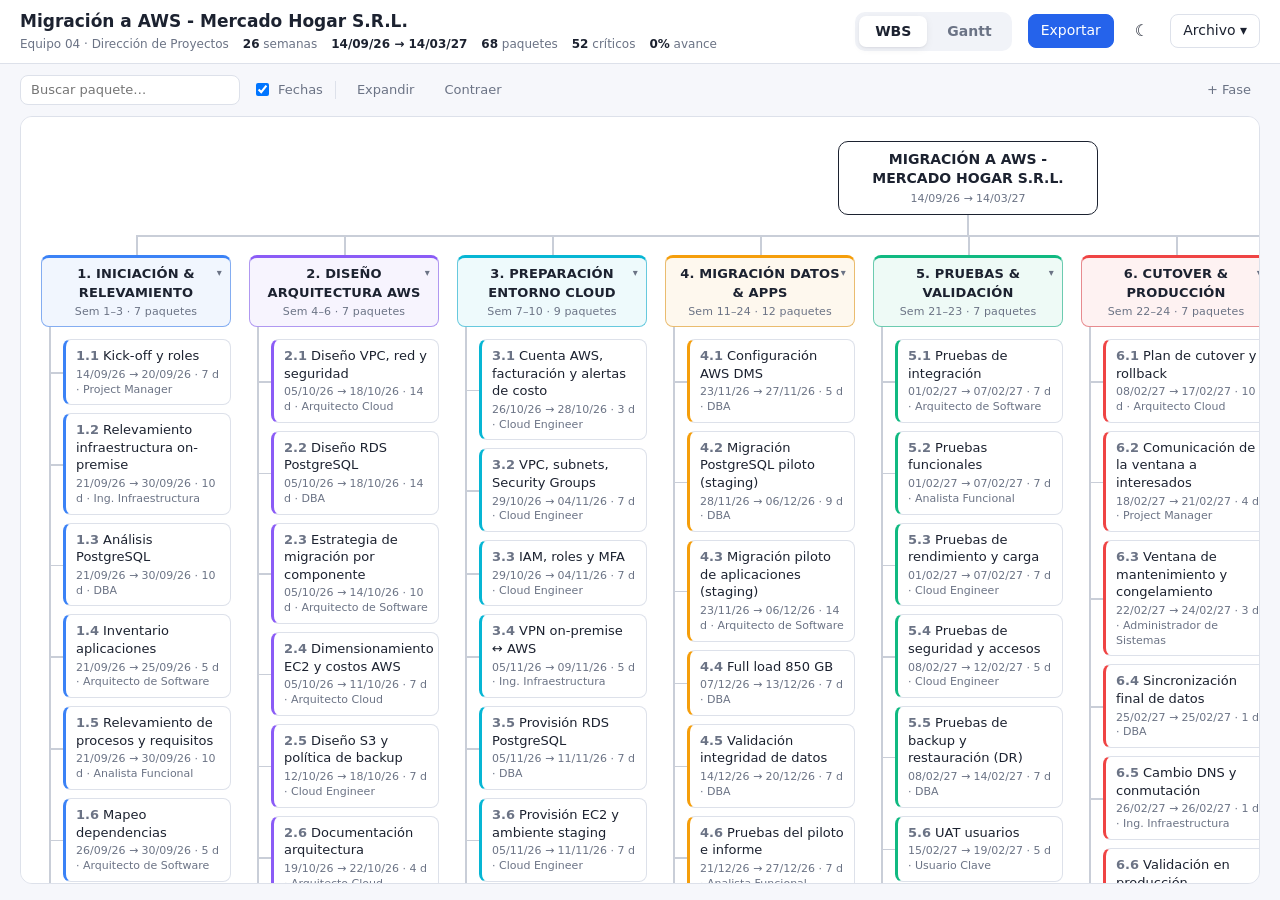
<file: index.html>
<!doctype html>
<html lang="es">
<head>
  <meta charset="utf-8">
  <meta name="viewport" content="width=device-width, initial-scale=1">
  <title>WBS y Gantt · Migración AWS</title>
  <meta name="description" content="WBS interactiva y diagrama de Gantt del proyecto Migración a AWS - Mercado Hogar S.R.L. (Equipo 04, Dirección de Proyectos).">
  <link rel="stylesheet" href="css/styles.css">
</head>
<body>
  <header class="topbar">
    <div class="brand">
      <h1 id="project-name" title="Doble clic para editar">Migración a AWS - Mercado Hogar S.R.L.</h1>
      <p class="subtitle"><span>Equipo 04 · Dirección de Proyectos</span><span id="summary" class="stats"></span></p>
    </div>
    <nav class="tabs" role="tablist">
      <button class="tab active" data-view="wbs" role="tab">WBS</button>
      <button class="tab" data-view="gantt" role="tab">Gantt</button>
    </nav>
    <div class="top-actions">
      <button class="btn primary" id="export-btn">Exportar</button>
      <button class="btn ghost" id="theme-toggle" title="Cambiar tema claro/oscuro" aria-label="Cambiar tema">☾</button>
      <div class="menu">
        <button class="btn" id="menu-btn">Archivo ▾</button>
        <div class="menu-list" id="menu-list" hidden>
          <button data-action="export-json">Exportar JSON</button>
          <button data-action="import-json">Importar JSON…</button>
          <button data-action="export-csv">Exportar CSV (Excel)</button>
          <button data-action="print">Imprimir / PDF</button>
          <hr>
          <button data-action="reset" class="danger">Restaurar datos originales</button>
        </div>
      </div>
      <input type="file" id="import-file" accept="application/json,.json" hidden>
    </div>
  </header>

  <!-- ====================== VISTA WBS ====================== -->
  <main id="view-wbs" class="view active">
    <div class="toolbar">
      <input type="search" id="wbs-search" placeholder="Buscar paquete…" aria-label="Buscar paquete">
      <label class="check"><input type="checkbox" id="wbs-show-dates" checked> Fechas</label>
      <span class="sep"></span>
      <button class="btn quiet" id="wbs-expand">Expandir</button>
      <button class="btn quiet" id="wbs-collapse">Contraer</button>
      <span class="spacer"></span>
      <button class="btn quiet" id="wbs-add-phase" title="Agregar una fase">+ Fase</button>
    </div>
    <div class="wbs-scroll">
      <div class="wbs" id="wbs"></div>
    </div>
  </main>

  <!-- ====================== VISTA GANTT ====================== -->
  <main id="view-gantt" class="view">
    <div class="toolbar">
      <div class="seg" id="zoom" role="group" aria-label="Escala">
        <button data-zoom="day">Días</button>
        <button data-zoom="week" class="active">Semanas</button>
        <button data-zoom="month">Meses</button>
      </div>
      <span class="sep"></span>
      <label class="check"><input type="checkbox" id="g-critical" checked> Ruta crítica</label>
      <label class="check"><input type="checkbox" id="g-deps"> Dependencias</label>
      <label class="check"><input type="checkbox" id="g-milestones" checked> Hitos</label>
      <span class="spacer"></span>
      <label class="check" title="Al mover o alargar una barra, empuja las tareas que dependen de ella"><input type="checkbox" id="g-cascade" checked> Mover sucesoras</label>
      <label class="check" title="Fecha de inicio del proyecto">Inicio <input type="date" id="start-date"></label>
      <button class="btn quiet" id="g-add-task" title="Agregar un paquete">+ Tarea</button>
    </div>
    <div class="gantt-scroll" id="gantt-scroll">
      <div class="gantt" id="gantt"></div>
    </div>
    <div class="legend">
      <span><i class="lg crit"></i> Ruta crítica</span>
      <span><i class="lg loe"></i> Nivel de esfuerzo</span>
      <span><i class="lg buffer"></i> Reserva</span>
      <span><i class="lg holiday"></i> Feriado</span>
      <span><i class="lg dia"></i> Hito</span>
      <span><i class="lg today"></i> Hoy</span>
      <span class="legend-hint">Arrastrá una barra para moverla y su borde derecho para cambiar la duración. Clic en una fila para editarla.</span>
    </div>
  </main>

  <!-- ====================== MODAL EDICIÓN ====================== -->
  <dialog id="task-dialog">
    <form method="dialog" id="task-form">
      <h2 id="dlg-title">Editar tarea</h2>
      <div class="grid2">
        <label>Código <input name="code" required pattern="[0-9]+(\.[0-9]+)+"></label>
        <label>Fase <select name="phase"></select></label>
      </div>
      <label>Nombre <input name="name" required></label>
      <div class="grid3">
        <label>Inicio <input type="date" name="startDate" required></label>
        <label>Duración (días) <input type="number" name="duration" min="1" required></label>
        <label>Fin <input type="date" name="endDate" readonly tabindex="-1"></label>
      </div>
      <div class="grid2">
        <label>Avance (%) <input type="number" name="progress" min="0" max="100" step="5"></label>
        <label>Responsable <input name="owner" placeholder="Ej.: PM, DBA, Arquitecto"></label>
      </div>
      <label>Predecesoras (FC) <input name="deps" placeholder="Ej.: 3.3, 3.4"></label>
      <label class="check"><input type="checkbox" name="loe"> Nivel de esfuerzo (no entra en ruta crítica)</label>
      <label>Notas <textarea name="notes" rows="2"></textarea></label>
      <p class="form-error" id="form-error"></p>
      <div class="dlg-actions">
        <button type="button" class="btn danger" id="dlg-delete">Eliminar</button>
        <span class="spacer"></span>
        <button type="button" class="btn" id="dlg-cancel">Cancelar</button>
        <button type="submit" class="btn primary">Guardar</button>
      </div>
    </form>
  </dialog>

  <!-- ====================== PANEL DE EXPORTACIÓN ====================== -->
  <dialog id="export-dialog" class="export">
    <div class="exp-head">
      <h2>Exportar</h2>
      <div class="seg" id="exp-format" role="group" aria-label="Formato">
        <button type="button" data-format="pdf">PDF</button>
        <button type="button" data-format="msp">MS Project</button>
        <button type="button" data-format="dio">draw.io</button>
      </div>
      <div class="exp-presets" id="exp-presets">
        <span>Partir de:</span>
        <button type="button" class="btn" data-preset="simple">WBS y Gantt</button>
        <button type="button" class="btn" data-preset="full">Detallado</button>
        <button type="button" class="btn" data-preset="none">Vaciar</button>
      </div>
    </div>
    <div class="exp-body">
      <section>
        <h3>Qué incluir</h3>
        <div id="exp-what"></div>
      </section>
      <section>
        <div class="exp-tree-head">
          <h3>Fases y paquetes</h3>
          <button type="button" class="link" id="exp-all">Todos</button>
          <button type="button" class="link" id="exp-none">Ninguno</button>
          <button type="button" class="link" id="exp-expand">Abrir/cerrar</button>
        </div>
        <ul class="exp-tree" id="exp-tree"></ul>
      </section>
    </div>
    <div class="exp-foot">
      <div class="exp-file">
        <label id="exp-pagesize-wrap">Hoja
          <select id="exp-pagesize"><option value="a3">A3 apaisada</option><option value="a4">A4 apaisada</option></select>
        </label>
        <label>Nombre del archivo <span class="fname"><input id="exp-filename"><span id="exp-ext">.pdf</span></span></label>
      </div>
      <p class="exp-summary" id="exp-summary"></p>
      <div class="dlg-actions">
        <span class="spacer"></span>
        <button type="button" class="btn" id="exp-cancel">Cancelar</button>
        <button type="button" class="btn primary" id="exp-go">Exportar</button>
      </div>
    </div>
  </dialog>

  <dialog id="ask-dialog" class="ask">
    <form method="dialog">
      <p id="ask-msg"></p>
      <input id="ask-input" aria-label="Texto">
      <div class="dlg-actions">
        <span class="spacer"></span>
        <button type="button" class="btn" id="ask-cancel">Cancelar</button>
        <button value="ok" class="btn primary" id="ask-ok">Aceptar</button>
      </div>
    </form>
  </dialog>

  <div class="tooltip" id="tooltip" hidden></div>
  <div class="toast" id="toast" hidden></div>

  <script src="js/data.js"></script>
  <script src="js/vendor/jspdf.umd.min.js"></script>
  <script src="js/export.js"></script>
  <script src="js/app.js"></script>
</body>
</html>
</file>
<file: css/styles.css>
/* ============ Tokens de color (claro / oscuro) ============ */
:root {
  --bg: #f6f7fb;
  --surface: #ffffff;
  --surface-2: #f1f3f8;
  --border: #dde1ea;
  --text: #1c2230;
  --muted: #6b7385;
  --accent: #2563eb;
  --accent-soft: #dbe6fe;
  --danger: #dc2626;
  --crit: #dc2626;
  --today: #f97316;
  --grid: #eef0f4;
  --line: #c9ced8;
  --weekend: #f7f8fb;
  --shadow: 0 1px 2px rgba(16, 24, 40, .06), 0 2px 8px rgba(16, 24, 40, .06);
  --row-h: 34px;
  --left-w: 430px;
  color-scheme: light;
}
@media (prefers-color-scheme: dark) {
  :root:not([data-theme="light"]) {
    --bg: #0f1218; --surface: #171b24; --surface-2: #1e2330; --border: #2c3345;
    --text: #e6e9f0; --muted: #9aa3b5; --accent: #60a5fa; --accent-soft: #1e3a5f;
    --grid: #222838; --weekend: #1a1f2a; --shadow: 0 1px 2px rgba(0,0,0,.4); --line: #3a4256;
    color-scheme: dark;
  }
}
:root[data-theme="dark"] {
  --bg: #0f1218; --surface: #171b24; --surface-2: #1e2330; --border: #2c3345;
  --text: #e6e9f0; --muted: #9aa3b5; --accent: #60a5fa; --accent-soft: #1e3a5f;
  --grid: #222838; --weekend: #1a1f2a; --shadow: 0 1px 2px rgba(0,0,0,.4); --line: #3a4256;
  color-scheme: dark;
}

* { box-sizing: border-box; }
html, body { margin: 0; }
body {
  font: 14px/1.4 system-ui, -apple-system, "Segoe UI", Roboto, sans-serif;
  background: var(--bg);
  color: var(--text);
  height: 100vh; height: 100dvh; /* la página no scrollea: lo hacen la WBS y el Gantt, con la cabecera fija */
  display: flex;
  flex-direction: column;
}
button, input, select, textarea { font: inherit; color: inherit; }

/* ============ Barra superior ============ */
.topbar {
  display: flex; align-items: center; gap: 16px; flex-wrap: wrap;
  padding: 10px 20px; background: var(--surface); border-bottom: 1px solid var(--border);
  position: sticky; top: env(safe-area-inset-top, 0px); z-index: 30;
}
.brand { flex: 1 1 280px; min-width: 0; }
.brand h1 { font-size: 17px; margin: 0; cursor: text; font-weight: 650; }
.brand h1[contenteditable="true"] { outline: 2px solid var(--accent); border-radius: 4px; padding: 0 4px; }
.subtitle { margin: 2px 0 0; color: var(--muted); font-size: 12px; display: flex; flex-wrap: wrap; gap: 4px 14px; }
.stats { display: inline-flex; flex-wrap: wrap; gap: 4px 14px; }
.stats b { color: var(--text); font-weight: 600; font-variant-numeric: tabular-nums; }
.stats .warn { color: var(--danger); font-weight: 600; }
.tabs { display: flex; gap: 4px; background: var(--surface-2); padding: 4px; border-radius: 10px; }
.tab { border: 0; background: transparent; padding: 6px 16px; border-radius: 7px; cursor: pointer; color: var(--muted); font-weight: 600; }
.tab.active { background: var(--surface); color: var(--text); box-shadow: var(--shadow); }
.top-actions { display: flex; gap: 8px; align-items: center; }

.btn {
  border: 1px solid var(--border); background: var(--surface); border-radius: 8px;
  padding: 6px 12px; cursor: pointer; white-space: nowrap;
}
.btn:hover { background: var(--surface-2); }
.btn.primary { background: var(--accent); border-color: var(--accent); color: #fff; }
.btn.primary:hover { filter: brightness(1.08); }
.btn.danger { color: var(--danger); border-color: color-mix(in srgb, var(--danger) 40%, var(--border)); }
.btn.ghost { border-color: transparent; font-size: 16px; }
.btn.quiet { border-color: transparent; background: transparent; color: var(--muted); padding: 6px 8px; }
.btn.quiet:hover { color: var(--text); background: var(--surface-2); }

.menu { position: relative; }
.menu-list {
  position: absolute; right: 0; top: calc(100% + 6px); background: var(--surface);
  border: 1px solid var(--border); border-radius: 10px; box-shadow: var(--shadow);
  padding: 6px; min-width: 220px; display: flex; flex-direction: column; z-index: 40;
}
.menu-list[hidden] { display: none; }
.menu-list button { border: 0; background: none; text-align: left; padding: 8px 10px; border-radius: 6px; cursor: pointer; }
.menu-list button:hover { background: var(--surface-2); }
.menu-list .danger { color: var(--danger); }
.menu-list .menu-label { font-size: 11px; text-transform: uppercase; letter-spacing: .06em; color: var(--muted); padding: 6px 10px 2px; }
.menu-list hr { border: 0; border-top: 1px solid var(--border); margin: 4px 0; }

/* ============ Vistas ============ */
.view { display: none; flex: 1; flex-direction: column; min-height: 0; padding: 10px 20px 16px; }
.view.active { display: flex; }
.toolbar { display: flex; align-items: center; gap: 6px 12px; flex-wrap: wrap; margin-bottom: 10px; font-size: 13px; }
.toolbar .sep { width: 1px; height: 18px; background: var(--border); }
.toolbar .spacer { flex: 1; }
.toolbar input[type="search"] {
  border: 1px solid var(--border); background: var(--surface); border-radius: 8px; padding: 5px 10px; width: 220px; max-width: 100%;
}
.toolbar input[type="date"] { border: 1px solid var(--border); background: var(--surface); border-radius: 6px; padding: 3px 6px; }
.check { display: inline-flex; align-items: center; gap: 6px; color: var(--muted); cursor: pointer; }
.hint { color: var(--muted); font-size: 12px; margin-left: auto; }
.seg { display: inline-flex; border: 1px solid var(--border); border-radius: 8px; overflow: hidden; }
.seg button { border: 0; background: var(--surface); padding: 5px 12px; cursor: pointer; color: var(--muted); }
.seg button + button { border-left: 1px solid var(--border); }
.seg button.active { background: var(--accent-soft); color: var(--accent); font-weight: 600; }

/* ============ WBS (organigrama) ============ */
.wbs-scroll { overflow: auto; flex: 1; background: var(--surface); border: 1px solid var(--border); border-radius: 12px; padding: 24px 20px; }
.wbs { display: flex; flex-direction: column; align-items: center; width: max-content; min-width: 100%; }
.wbs-root {
  border: 1.5px solid var(--text); border-radius: 10px; padding: 8px 18px; font-weight: 650;
  text-align: center; background: var(--surface); max-width: 260px;
}
.wbs-root small { display: block; font-weight: 400; color: var(--muted); font-size: 11px; margin-top: 2px; }
.wbs-stem { width: 1.5px; height: 20px; background: var(--line); }
.wbs-phases { display: flex; gap: 18px; position: relative; padding-top: 20px; }
/* línea horizontal que une las fases */
.wbs-phases::before {
  content: ""; position: absolute; top: 0; height: 1.5px; background: var(--line);
  left: 95px; right: 95px;
}
.wbs-phase { position: relative; width: 190px; flex: none; }
.wbs-phase::before { content: ""; position: absolute; top: -20px; left: 50%; width: 1.5px; height: 20px; background: var(--line); }
.wbs-node {
  position: relative; background: var(--surface); border: 1px solid var(--border);
  border-radius: 8px; padding: 7px 10px; cursor: pointer; transition: border-color .15s, box-shadow .15s;
}
.wbs-node:hover { box-shadow: var(--shadow); border-color: var(--line); }
.wbs-phase-node {
  border-color: color-mix(in srgb, var(--phase) 55%, var(--border)); border-top: 3px solid var(--phase);
  font-weight: 650; font-size: 13px; text-align: center; letter-spacing: .01em;
  background: color-mix(in srgb, var(--phase) 7%, var(--surface));
}
.wbs-phase-node .caret { position: absolute; right: 8px; top: 8px; font-size: 10px; color: var(--muted); }
.wbs-phase-node .meta { display: block; font-weight: 400; font-size: 11px; color: var(--muted); margin-top: 2px; }
.wbs-children { list-style: none; margin: 0; padding: 12px 0 0 22px; position: relative; }
.wbs-children::before {
  content: ""; position: absolute; left: 8px; top: 0; bottom: var(--last-mid, 20px); width: 1.5px; background: var(--line);
}
.wbs-children li { position: relative; margin-bottom: 8px; }
.wbs-children li::before { content: ""; position: absolute; left: -14px; top: 50%; width: 14px; height: 1.5px; background: var(--line); }
.wbs-task { border-left: 3px solid var(--phase); font-size: 13px; line-height: 1.35; }
.wbs-task .code { font-weight: 650; margin-right: 4px; color: var(--muted); }
.wbs-task .dates { display: block; color: var(--muted); font-size: 11px; margin-top: 3px; }
.wbs-task .prog { height: 3px; background: var(--surface-2); margin-top: 5px; border-radius: 2px; overflow: hidden; }
.wbs-task .prog i { display: block; height: 100%; background: var(--phase); }
.wbs-task.crit { box-shadow: inset 0 0 0 1px var(--crit); }
.wbs-task.dim, .wbs-phase.dim .wbs-phase-node { opacity: .3; }
.wbs-task.hit { outline: 2px solid var(--accent); }
.wbs-add {
  width: 100%; border: 1px dashed transparent; background: transparent; color: var(--muted);
  border-radius: 8px; padding: 4px; cursor: pointer; font-size: 12px; opacity: .6;
}
.wbs-add:hover { opacity: 1; }
.wbs-add:hover { color: var(--accent); border-color: var(--accent); }
.wbs-phase.collapsed .wbs-children { display: none; }
.hide-dates .wbs-task .dates { display: none; }

/* ============ Gantt ============ */
.gantt-scroll {
  flex: 1; overflow: auto; background: var(--surface); border: 1px solid var(--border);
  border-radius: 12px; position: relative; min-height: 300px;
}
.gantt { position: relative; width: max-content; min-width: 100%; }
.g-row { display: flex; height: var(--row-h); border-bottom: 1px solid var(--grid); }
.g-row:hover .g-left { background: var(--surface-2); }
.g-left {
  position: sticky; left: 0; z-index: 5; width: var(--left-w); flex: none; display: grid;
  grid-template-columns: 44px 1fr 70px 70px 40px; align-items: center;
  background: var(--surface); border-right: 1px solid var(--border); font-size: 12px;
}
.g-left > * { padding: 0 6px; white-space: nowrap; overflow: hidden; text-overflow: ellipsis; }
.g-left .num { text-align: right; font-variant-numeric: tabular-nums; color: var(--muted); }
.g-row.task .g-left { cursor: pointer; }
.g-row.task .g-left .name { padding-left: 16px; }
.g-row.phase { background: color-mix(in srgb, var(--surface-2) 70%, var(--surface)); }
.g-row.phase .g-left { font-weight: 650; background: color-mix(in srgb, var(--surface-2) 70%, var(--surface)); cursor: pointer; }
.g-row.phase .g-left .name::before { content: "▾ "; color: var(--muted); }
.g-row.phase.collapsed .g-left .name::before { content: "▸ "; }
.g-row.ms .g-left { color: var(--muted); }
.g-track { position: relative; flex: none; }

.g-head { position: sticky; top: 0; z-index: 10; background: var(--surface); border-bottom: 1px solid var(--border); }
.g-head .g-row { height: 24px; border-bottom: 1px solid var(--grid); }
.g-head .g-left { font-weight: 600; color: var(--muted); }
.g-head .g-row:first-child .g-left { border-bottom: 0; }
.scale-cell {
  position: absolute; top: 0; bottom: 0; border-left: 1px solid var(--grid);
  font-size: 11px; color: var(--muted); padding: 4px 4px 0; overflow: hidden; white-space: nowrap;
}
.scale-cell.major { color: var(--text); font-weight: 600; }

.g-grid { position: absolute; top: 0; bottom: 0; pointer-events: none; z-index: 0; }
.g-grid .col { position: absolute; top: 0; bottom: 0; border-left: 1px solid var(--grid); }
.g-grid .holiday { position: absolute; top: 0; bottom: 0; background: color-mix(in srgb, var(--today) 14%, transparent); }
.g-grid .wkend { position: absolute; top: 0; bottom: 0; background: color-mix(in srgb, var(--muted) 8%, transparent); }
.g-grid .today { position: absolute; top: 0; bottom: 0; border-left: 2px solid var(--today); opacity: .8; }
.g-grid .ms-line { position: absolute; top: 0; bottom: 0; border-left: 1px dashed color-mix(in srgb, var(--text) 18%, transparent); }

.bar {
  position: absolute; top: 7px; height: calc(var(--row-h) - 14px); border-radius: 5px;
  background: color-mix(in srgb, var(--phase) 30%, var(--surface)); border: 1px solid color-mix(in srgb, var(--phase) 70%, var(--surface));
  cursor: grab; z-index: 2; overflow: hidden; touch-action: none;
}
.bar .fill { position: absolute; inset: 0 auto 0 0; background: var(--phase); opacity: .85; }
.bar .lbl { position: relative; font-size: 11px; padding: 0 6px; line-height: calc(var(--row-h) - 16px); white-space: nowrap; color: var(--text); pointer-events: none; }
.bar .handle { position: absolute; right: 0; top: 0; bottom: 0; width: 8px; cursor: ew-resize; }
/* Ruta crítica: subrayado rojo, sin recargar todo el gráfico */
.bar.crit { box-shadow: inset 0 -3px 0 var(--crit); }
.bar.buffer { background: repeating-linear-gradient(-45deg, color-mix(in srgb, var(--muted) 22%, var(--surface)) 0 4px, var(--surface) 4px 8px); border: 1px dashed var(--muted); }
.bar.loe { background: repeating-linear-gradient(45deg, color-mix(in srgb, var(--phase) 25%, var(--surface)) 0 6px, var(--surface) 6px 12px); }
.bar.dragging { cursor: grabbing; opacity: .8; box-shadow: var(--shadow); }
.bar.warn { outline: 2px dashed var(--danger); outline-offset: 1px; }
.bar-out { position: absolute; font-size: 11px; color: var(--muted); opacity: .85; white-space: nowrap; pointer-events: none; z-index: 2; line-height: var(--row-h); }
.summary-bar {
  position: absolute; top: 13px; height: 7px; background: var(--phase); border-radius: 2px; z-index: 2;
}
.summary-bar::before, .summary-bar::after {
  content: ""; position: absolute; bottom: -5px; border: 4px solid transparent; border-top-color: var(--phase);
}
.summary-bar::before { left: 0; border-left-color: var(--phase); }
.summary-bar::after { right: 0; border-right-color: var(--phase); }
.diamond {
  position: absolute; top: 11px; width: 11px; height: 11px; background: var(--text);
  transform: translateX(-5.5px) rotate(45deg); z-index: 3; cursor: default;
}
.diamond-lbl { position: absolute; font-size: 11px; line-height: var(--row-h); padding-left: 12px; white-space: nowrap; color: var(--muted); }

svg.deps { position: absolute; top: 0; pointer-events: none; z-index: 1; overflow: visible; }
svg.deps path { fill: none; stroke: var(--muted); stroke-width: 1; opacity: .45; }
svg.deps path.crit { stroke: var(--crit); opacity: .55; }
svg.deps path.bad { stroke: var(--danger); stroke-dasharray: 4 3; opacity: 1; }

.legend { display: flex; gap: 16px; flex-wrap: wrap; align-items: center; padding-top: 8px; color: var(--muted); font-size: 12px; }
.legend-hint { margin-left: auto; opacity: .8; }
.lg { display: inline-block; width: 18px; height: 10px; vertical-align: middle; border-radius: 3px; margin-right: 4px; }
.lg.tbar { background: #93c5fd; border: 1px solid #3b82f6; }
.lg.crit { background: color-mix(in srgb, #3b82f6 30%, var(--surface)); box-shadow: inset 0 -3px 0 var(--crit); }
.lg.loe { background: repeating-linear-gradient(45deg, #cbd5e1 0 3px, transparent 3px 6px); border: 1px solid #64748b; }
.lg.buffer { background: repeating-linear-gradient(-45deg, #cbd5e1 0 3px, transparent 3px 6px); border: 1px dashed #64748b; }
.lg.holiday { width: 8px; background: color-mix(in srgb, var(--today) 30%, transparent); border-radius: 1px; }
.lg.dia { width: 10px; height: 10px; background: var(--text); transform: rotate(45deg); }
.lg.today { width: 2px; height: 14px; background: var(--today); border-radius: 0; }
.lg.warn { border: 2px dashed var(--danger); }

/* ============ Diálogo ============ */
dialog {
  border: 1px solid var(--border); border-radius: 14px; padding: 0; width: min(560px, calc(100vw - 32px));
  background: var(--surface); color: var(--text); box-shadow: 0 20px 60px rgba(0,0,0,.25);
}
dialog::backdrop { background: rgba(15, 18, 24, .45); }
dialog form { padding: 20px; display: flex; flex-direction: column; gap: 10px; }
dialog h2 { margin: 0 0 4px; font-size: 17px; }
dialog label { display: flex; flex-direction: column; gap: 4px; font-size: 12px; color: var(--muted); }
dialog label.check { flex-direction: row; }
dialog input:not([type="checkbox"]), dialog select, dialog textarea {
  width: 100%; min-width: 0; border: 1px solid var(--border); border-radius: 8px; padding: 7px 9px; background: var(--surface); color: var(--text); font-size: 14px;
}
dialog input[readonly] { background: var(--surface-2); }
.grid2 { display: grid; grid-template-columns: 1fr 1fr; gap: 10px; }
.grid3 { display: grid; grid-template-columns: 1fr 1fr 1fr; gap: 10px; }
.dlg-actions { display: flex; gap: 8px; margin-top: 6px; }
.spacer { flex: 1; }
dialog.ask { width: min(420px, calc(100vw - 32px)); }
dialog.ask p { margin: 0; font-size: 15px; }
dialog.ask input { width: 100%; border: 1px solid var(--border); border-radius: 8px; padding: 7px 9px; background: var(--surface); }
.form-error { color: var(--danger); margin: 0; min-height: 1em; font-size: 12px; }

.tooltip {
  position: fixed; z-index: 60; pointer-events: none; background: var(--text); color: var(--bg);
  padding: 8px 10px; border-radius: 8px; font-size: 12px; max-width: 280px; box-shadow: var(--shadow);
}
.tooltip b { display: block; margin-bottom: 2px; }
.toast {
  position: fixed; bottom: 20px; left: 50%; transform: translateX(-50%); background: var(--text); color: var(--bg);
  padding: 10px 16px; border-radius: 10px; z-index: 70; box-shadow: var(--shadow);
}

/* ============ Responsive ============ */
@media (max-width: 760px) {
  :root { --left-w: 210px; }
  .g-left { grid-template-columns: 42px 1fr; }
  .g-left > :nth-child(n+3) { display: none; }
  .topbar, .view { padding-left: 16px; padding-right: 16px; }
  .hint, .legend-hint, .toolbar .sep { display: none; }
  .toolbar .spacer { flex-basis: 100%; height: 0; }
  .grid3 { grid-template-columns: 1fr 1fr; }
}

/* ============ Impresión ============ */
@media print {
  body { height: auto; }
  .topbar .tabs, .top-actions, .toolbar, .legend { display: none !important; }
  .topbar { position: static; }
  .view { display: none !important; }
  body.print-wbs #view-wbs, body.print-gantt #view-gantt { display: flex !important; }
  .wbs-scroll, .gantt-scroll { overflow: visible; border: 0; }
  .g-left, .g-head { position: static; }
}

/* ============ Panel de exportación ============ */
dialog.export { width: min(980px, calc(100vw - 32px)); max-height: calc(100vh - 48px); display: none; }
dialog.export[open] { display: flex; flex-direction: column; }
.exp-head { display: flex; align-items: center; gap: 14px; flex-wrap: wrap; padding: 16px 20px 12px; border-bottom: 1px solid var(--border); }
.exp-head h2 { margin: 0; font-size: 17px; }
.exp-presets { display: flex; align-items: center; gap: 6px; margin-left: auto; flex-wrap: wrap; }
.exp-presets span { color: var(--muted); font-size: 12px; }
.exp-presets .btn { padding: 3px 10px; font-size: 12px; border-color: transparent; background: var(--surface-2); }
.exp-presets .btn:hover { background: var(--accent-soft); color: var(--accent); }
.exp-body { display: grid; grid-template-columns: 1.1fr 1fr; gap: 28px; padding: 14px 20px; overflow: auto; min-height: 0; }
.exp-body > section + section { border-left: 1px solid var(--grid); padding-left: 24px; }
.exp-body > section { min-width: 0; }
.exp-body h3 { margin: 0 0 8px; font-size: 12px; text-transform: uppercase; letter-spacing: .06em; color: var(--muted); }
.exp-sec { padding: 8px 0; border-bottom: 1px solid var(--grid); }
.exp-sec:last-child { border-bottom: 0; }
.exp-sec .chk.main small { color: var(--muted); font-size: 12px; font-weight: 400; margin-left: 2px; }
.exp-sec .subs { display: grid; grid-template-columns: repeat(auto-fill, minmax(190px, 1fr)); gap: 0 12px; padding: 4px 0 2px 22px; }
.exp-sec .subs.one { grid-template-columns: 1fr; padding-left: 0; }
.chk { display: inline-flex; align-items: center; gap: 7px; cursor: pointer; font-size: 13px; color: var(--text); padding: 3px 0; }
.chk.main { font-weight: 600; font-size: 14px; }
.chk.off { color: var(--muted); cursor: default; }
.chk input { accent-color: var(--accent); width: 15px; height: 15px; margin: 0; }
.exp-note { color: var(--muted); font-size: 12px; margin: 4px 0 8px; }
.exp-tree-head { display: flex; align-items: baseline; gap: 10px; flex-wrap: wrap; }
.exp-tree-head h3 { margin-right: auto; }
.link { border: 0; background: none; color: var(--accent); cursor: pointer; padding: 0; font-size: 12px; }
.link:hover { text-decoration: underline; }
.exp-tree { list-style: none; margin: 0; padding: 0; max-height: 52vh; overflow: auto; }
.exp-phase { border-bottom: 1px solid var(--grid); }
.exp-phase:last-child { border-bottom: 0; }
.exp-phase-row { display: flex; align-items: center; gap: 4px; padding: 4px 10px 4px 4px; }
.exp-phase-row .chk { flex: 1; min-width: 0; font-weight: 600; }
.exp-phase-row .chk span:last-child { overflow: hidden; text-overflow: ellipsis; white-space: nowrap; }
.exp-phase-row .sw { width: 10px; height: 10px; border-radius: 3px; background: var(--phase); flex: none; }
.exp-phase-row .count { color: var(--muted); font-size: 12px; font-variant-numeric: tabular-nums; }
.twisty { border: 0; background: none; color: var(--muted); cursor: pointer; width: 22px; height: 22px; border-radius: 4px; }
.twisty:hover { background: var(--surface-2); }
.exp-phase ul { list-style: none; margin: 0; padding: 0 10px 6px 50px; }
.exp-foot { border-top: 1px solid var(--border); padding: 12px 20px 16px; display: flex; flex-direction: column; gap: 8px; }
.exp-file { display: flex; gap: 14px; flex-wrap: wrap; align-items: flex-end; }
.exp-file label { display: flex; flex-direction: column; gap: 4px; font-size: 12px; color: var(--muted); }
.exp-file label[hidden] { display: none; }
.exp-file select, .exp-file input { border: 1px solid var(--border); border-radius: 8px; padding: 6px 8px; background: var(--surface); }
.fname { display: inline-flex; align-items: center; gap: 4px; color: var(--muted); }
.fname input { width: 240px; max-width: 60vw; }
.exp-summary { margin: 0; font-size: 13px; }
.btn:disabled { opacity: .5; cursor: not-allowed; }
@media (max-width: 760px) {
  .exp-body { grid-template-columns: 1fr; }
  .exp-body > section + section { border-left: 0; padding-left: 0; }
  .exp-presets { margin-left: 0; }
}
dialog label.chk { flex-direction: row; align-items: center; gap: 7px; font-size: 13px; color: var(--text); }
dialog label.chk.main { font-size: 14px; flex-wrap: wrap; }
dialog label.chk.off { color: var(--muted); }
</file>
